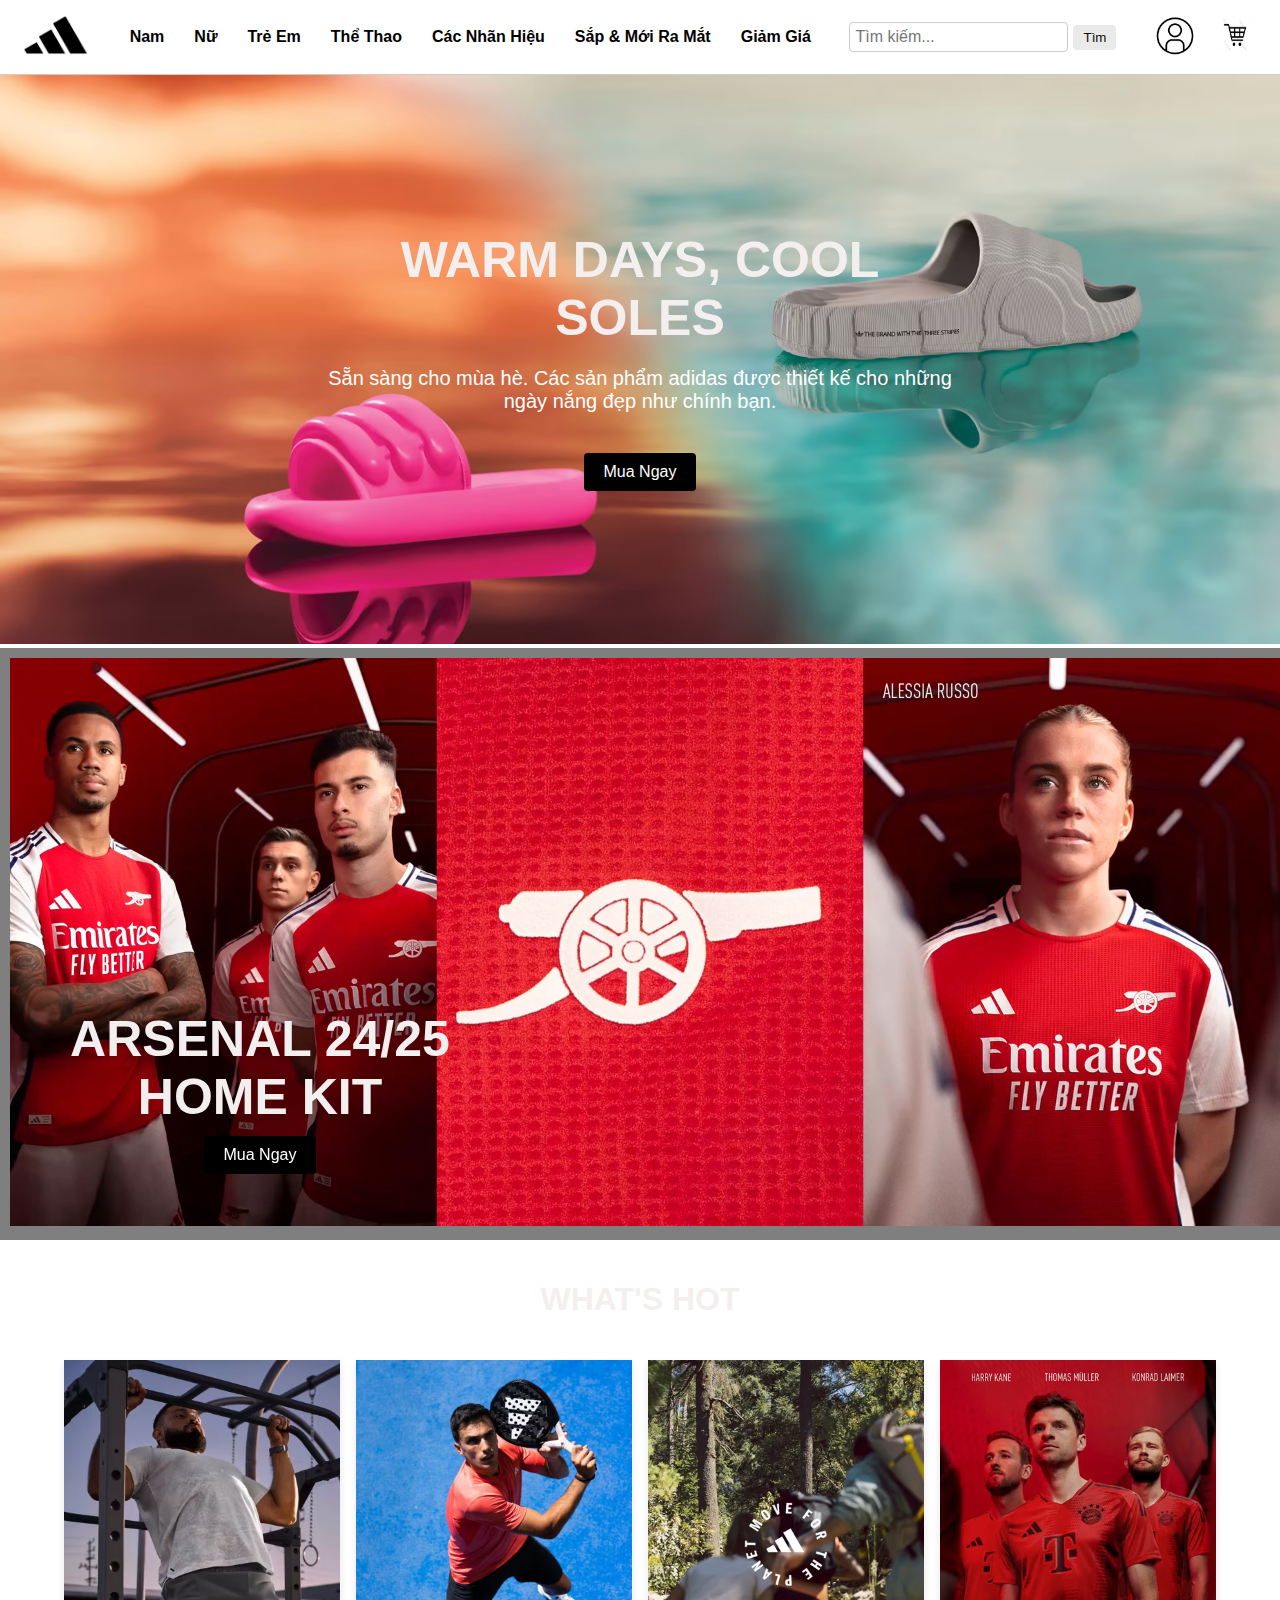
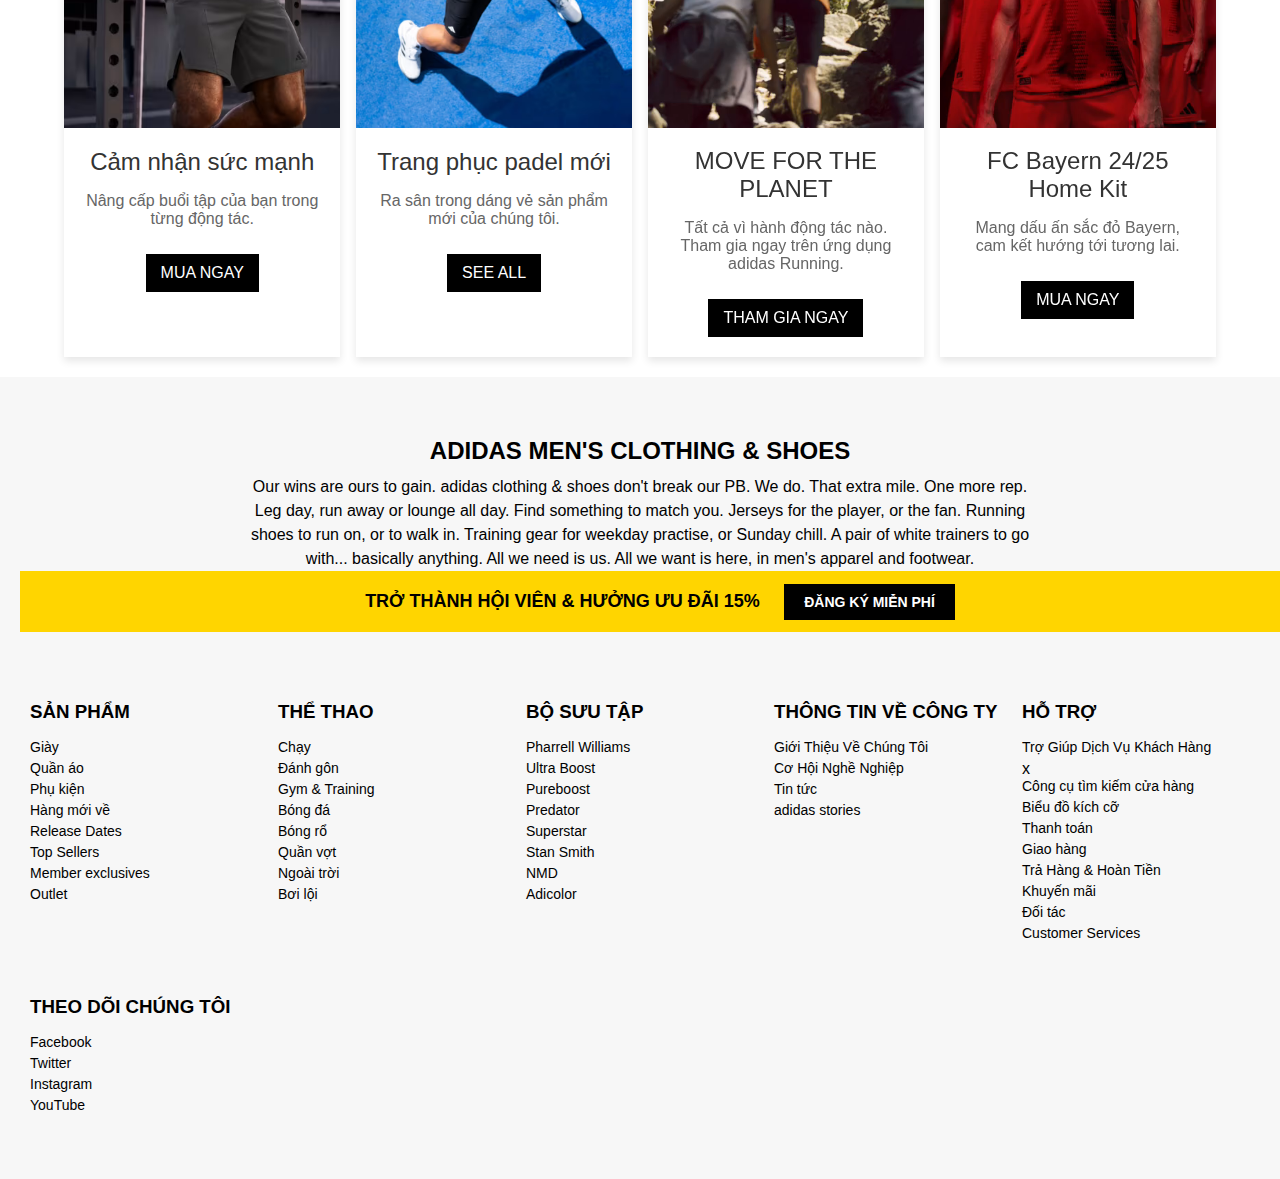
<file: codehtml/index.html>
<!DOCTYPE html>
<html lang="vi">
<head>
    <meta charset="UTF-8">
    <meta name="viewport" content="width=device-width, initial-scale=1.0">
    <title>Adidas Vietnam</title>
   </head>
    <style>
       body {
            font-family: Arial, sans-serif;
            margin: 0;
            padding: 0;
        }
        #menu {
            background-color: #fff;
            border-bottom: 1px solid #ccc;
            display: flex;
            align-items: center;
            justify-content: space-between;
            padding: 0 20px;
        }
        #menu ul {
            list-style-type: none;
            margin: 0;
            padding: 0;
            display: flex;
        }
        #menu li {
            margin: 0 15px;
        }
        #menu a {
            text-decoration: none;
            color: #000;
            font-weight: bold;
            padding: 15px 0;
            display: block;
        }
        #menu a:hover {
            color: #ff0000; /* màu khi di chuột */
        }
        #menu img {
            height: 40px; 
        }
        .timkiem {
            display: flex;
            align-items: center;
        }
        .timkiem input[type="text"] {
            padding: 5px;
            font-size: 16px;
            border: 1px solid #ccc;
            border-radius: 4px;
        }
        .timkiem button {
            padding: 5px 10px;
            margin-left: 5px;
            background-color: #ebeaea;
            color: #0c0c0c;
            border: none;
            border-radius: 4px;
            cursor: pointer;
        }
        .timkiem button:hover {
            background-color: #555;
        }
        .icons {
            display: flex;
            align-items: center;
        }
        .icons a {
            margin-left: 15px;
            display: flex;
            align-items: center;
        }
        .icons a img {
            width: 40px; /* Điều chỉnh kích thước ảnh nếu cần */
            height: auto;
            margin-right: 5px;
        }
        .textbox {
            position: relative;
            text-align: center;
            color: white;
        }
        .textbox img {
            width: 100%;
            height: auto;
        }
        .textbox-text {
            position: absolute;
            top: 50%;
            left: 50%;
            transform: translate(-50%, -50%);
        }
        .textbox-text h1 {
            font-size: 50px;
            margin: 0;
        }
        .textbox-text p {
            font-size: 20px;
        }
        .textbox-text button {
            padding: 10px 20px;
            background-color: #000;
            color: #fff;
            border: none;
            border-radius: 4px;
            cursor: pointer;
            margin-top: 20px;
            font-size: 16px;
        }
        .textbox-text button:hover {
            background-color: #555;
        }
        .video-container {
            background-color: rgba(0, 0, 0, 0.5);
            padding: 10px;
        }
        .video-container video {
            width: 100%;
            height: auto;
            object-fit: cover;
        }
        .video-overlay button {
            padding: 10px 20px;
            background-color: #000;
            color: #fff;
            border: none;
            border-radius: 4px;
            cursor: pointer;
            margin-top: 10px;
            font-size: 16px;
        }
        .video-overlay h1 {
            font-size: 50px;
            margin: 0;
        }
        .video-container {
            position: relative;
            width: 100%;
            max-width: 100%;
        }
        .video-overlay {
            position: absolute;
            top: 0;
            left: 0;
            width: 40%;
            height: 150%;
            display: flex;
            justify-content: center;
            align-items: center;
            flex-direction: column;
            color: #fff;
        }
        .container {
            width: 90%;
            margin: 0 auto;
            padding-top: 20px;
            display: flex;
            flex-wrap: wrap;
            justify-content: space-between;
        }
        h1 {
            width: 100%;
            text-align: center;
            color: #f4efef;
            font-weight: 700;
        }
        .card {
            display: flex;
            flex-direction: column;
            width: 24%; 
            margin: 20px 0;
            background-color: #fff;
            box-shadow: 0 4px 8px rgba(0,0,0,0.1);
            overflow: hidden;
        }
        .card img,
        .card video {
            width: 100%;
            height: auto;
        }
        .text {
            padding: 20px;
            text-align: center;
        }
        .text h2 {
            color: #333;
            margin: 0 0 10px;
            font-weight: 500;
        }
        .text p {
            color: #666;
            font-weight: 400;
        }
        .text a {
            display: inline-block;
            margin-top: 10px;
            padding: 10px 15px;
            background-color: #000;
            color: #fff;
            text-decoration: none;
            font-weight: 500;
        }
        .text a:hover {
            background-color: #333;
        }
        .footer-container {
            width: 100%;
            padding: 20px 0;
            background-color: #f7f7f7;
        }
        .footer-top {
            text-align: center;
            padding: 20px;
        }
        .footer-top h2 {
            font-weight: 700;
            font-size: 24px;
            margin-bottom: 10px;
        }
        .footer-top p {
            font-weight: 400;
            font-size: 16px;
            line-height: 1.5;
            margin-bottom: 20px;
            max-width: 800px;
            margin: 0 auto;
        }
        .signup {
            background-color: #ffd500;
            padding: 20px;
            display: inline-block;
            width: 100%;
            text-align: center;
        }
        .signup span {
            font-weight: 700;
            font-size: 18px;
            margin-right: 20px;
        }
        .signup a {
            background-color: #000;
            color: #fff;
            padding: 10px 20px;
            text-decoration: none;
            font-weight: 700;
            font-size: 14px;
        }
        .signup a:hover {
            background-color: #333;
        }
        .footer-bottom {
            display: flex;
            justify-content: space-around;
            flex-wrap: wrap;
            padding: 20px;
            background-color: #f7f7f7;
        }
        .footer-column {
            flex: 1;
            min-width: 200px;
            margin: 10px;
        }
        .footer-column h3 {
            font-weight: 700;
            margin-bottom: 10px;
        }
        .footer-column ul {
            list-style-type: none;
            padding: 0;
        }
        .footer-column ul li {
            margin-bottom: 5px;
            font-weight: 400;
            font-size: 14px;
        }
    </style>
</head>
<body>
    <div id="menu">
        <a href="#"><img src="../anh/logo.png" alt="Adidas Logo"></a>
        <ul>
            <li><a href="cartegorynam.html">Nam</a></li>
            <li><a href="#">Nữ</a></li>
            <li><a href="#">Trẻ Em</a></li>
            <li><a href="#">Thể Thao</a></li>
            <li><a href="#">Các Nhãn Hiệu</a></li>
            <li><a href="#">Sắp & Mới Ra Mắt</a></li>
            <li><a href="#">Giảm Giá</a></li>
        </ul>
        <div class="timkiem">
            <input type="text" placeholder="Tìm kiếm...">
            <button type="submit">Tìm</button>
        </div>
        <div class="icons">
            <a href="#"><img src="../anh/icondangnhap.png" alt="Đăng nhập"></a>
            <a href="#"><img src="../anh/icongiohang.png" alt="Giỏ hàng"></a>
        </div>
    </div>
    
    
    <div class="textbox">
        <img src="../anh/1234.avif" alt="">
        <div class="textbox-text">
            <h1>WARM DAYS, COOL SOLES</h1>
            <p>Sẵn sàng cho mùa hè. Các sản phẩm adidas được thiết kế cho những ngày nắng đẹp như chính bạn.</p>
            <button>Mua Ngay</button>
        </div>
    </div>
   
    <div class="video-container">
        <video autoplay loop muted>
            <source src="../video/234.mp4" type="video/mp4">
        </video>
        <div class="video-overlay">
            <h1>ARSENAL 24/25 HOME KIT</h1>
            <button>Mua Ngay</button>
        </div>
    </div>
    <div class="container">
        <h1>WHAT'S HOT</h1>
        <div class="card">
            <img src="../anh/duxa.avif" alt="Workout">
            <div class="text">
                <h2>Cảm nhận sức mạnh</h2>
                <p>Nâng cấp buổi tập của bạn trong từng động tác.</p>
                <a href="#">MUA NGAY</a>
            </div>
        </div>
        <div class="card">
            <img src="../anh/tenis.avif" alt="Padel">
            <div class="text">
                <h2>Trang phục padel mới</h2>
                <p>Ra sân trong dáng vẻ sản phẩm mới của chúng tôi.</p>
                <a href="#">SEE ALL</a>
            </div>
        </div>
        <div class="card">
            <video src="../video/boxtext1.mp4" autoplay loop muted></video>
            <div class="text">
                <h2>MOVE FOR THE PLANET</h2>
                <p>Tất cả vì hành động tác nào. Tham gia ngay trên ứng dụng adidas Running.</p>
                <a href="#">THAM GIA NGAY</a>
            </div>
        </div>
        <div class="card">
            <video src="../video/bayen.mp4" autoplay loop muted></video>
            <div class="text">
                <h2>FC Bayern 24/25 Home Kit</h2>
                <p>Mang dấu ấn sắc đỏ Bayern, cam kết hướng tới tương lai.</p>
                <a href="#">MUA NGAY</a>
            </div>
        </div>
    </div>
    <div class="footer-container">
        <div class="footer-top">
            <h2>ADIDAS MEN'S CLOTHING & SHOES</h2>
            <p>Our wins are ours to gain. adidas clothing & shoes don't break our PB. We do. That extra mile. One more rep. Leg day, run away or lounge all day. Find something to match you. Jerseys for the player, or the fan. Running shoes to run on, or to walk in. Training gear for weekday practise, or Sunday chill. A pair of white trainers to go with... basically anything. All we need is us. All we want is here, in men's apparel and footwear.</p>
            <div class="signup">
                <span>TRỞ THÀNH HỘI VIÊN & HƯỞNG ƯU ĐÃI 15%</span>
                <a href="#">ĐĂNG KÝ MIỄN PHÍ</a>
            </div>
        </div>
        <div class="footer-bottom">
            <div class="footer-column">
                <h3>SẢN PHẨM</h3>
                <ul>
                    <li>Giày</li>
                    <li>Quần áo</li>
                    <li>Phụ kiện</li>
                    <li>Hàng mới về</li>
                    <li>Release Dates</li>
                    <li>Top Sellers</li>
                    <li>Member exclusives</li>
                    <li>Outlet</li>
                </ul>
            </div>
            <div class="footer-column">
                <h3>THỂ THAO</h3>
                <ul>
                    <li>Chạy</li>
                    <li>Đánh gôn</li>
                    <li>Gym & Training</li>
                    <li>Bóng đá</li>
                    <li>Bóng rổ</li>
                    <li>Quần vợt</li>
                    <li>Ngoài trời</li>
                    <li>Bơi lội</li>
                </ul>
            </div>
            <div class="footer-column">
                <h3>BỘ SƯU TẬP</h3>
                <ul>
                    <li>Pharrell Williams</li>
                    <li>Ultra Boost</li>
                    <li>Pureboost</li>
                    <li>Predator</li>
                    <li>Superstar</li>
                    <li>Stan Smith</li>
                    <li>NMD</li>
                    <li>Adicolor</li>
                </ul>
            </div>
            <div class="footer-column">
                <h3>THÔNG TIN VỀ CÔNG TY</h3>
                <ul>
                    <li>Giới Thiệu Về Chúng Tôi</li>
                    <li>Cơ Hội Nghề Nghiệp</li>
                    <li>Tin tức</li>
                    <li>adidas stories</li>
                </ul>
            </div>
            <div class="footer-column">
                <h3>HỖ TRỢ</h3>
                <ul>
                    <li>Trợ Giúp Dịch Vụ Khách Hàng</li>x
                    <li>Công cụ tìm kiếm cửa hàng</li>
                    <li>Biểu đồ kích cỡ</li>
                    <li>Thanh toán</li>
                    <li>Giao hàng</li>
                    <li>Trả Hàng & Hoàn Tiền</li>
                    <li>Khuyến mãi</li>
                    <li>Đối tác</li>
                    <li>Customer Services</li>
                </ul>
            </div>
            <div class="footer-column">
                <h3>THEO DÕI CHÚNG TÔI</h3>
                <ul>
                    <li>Facebook</li>
                    <li>Twitter</li>
                    <li>Instagram</li>
                    <li>YouTube</li>
                </ul>
            </div>
        </div>
    </div>
</body>
</html>
</file>
